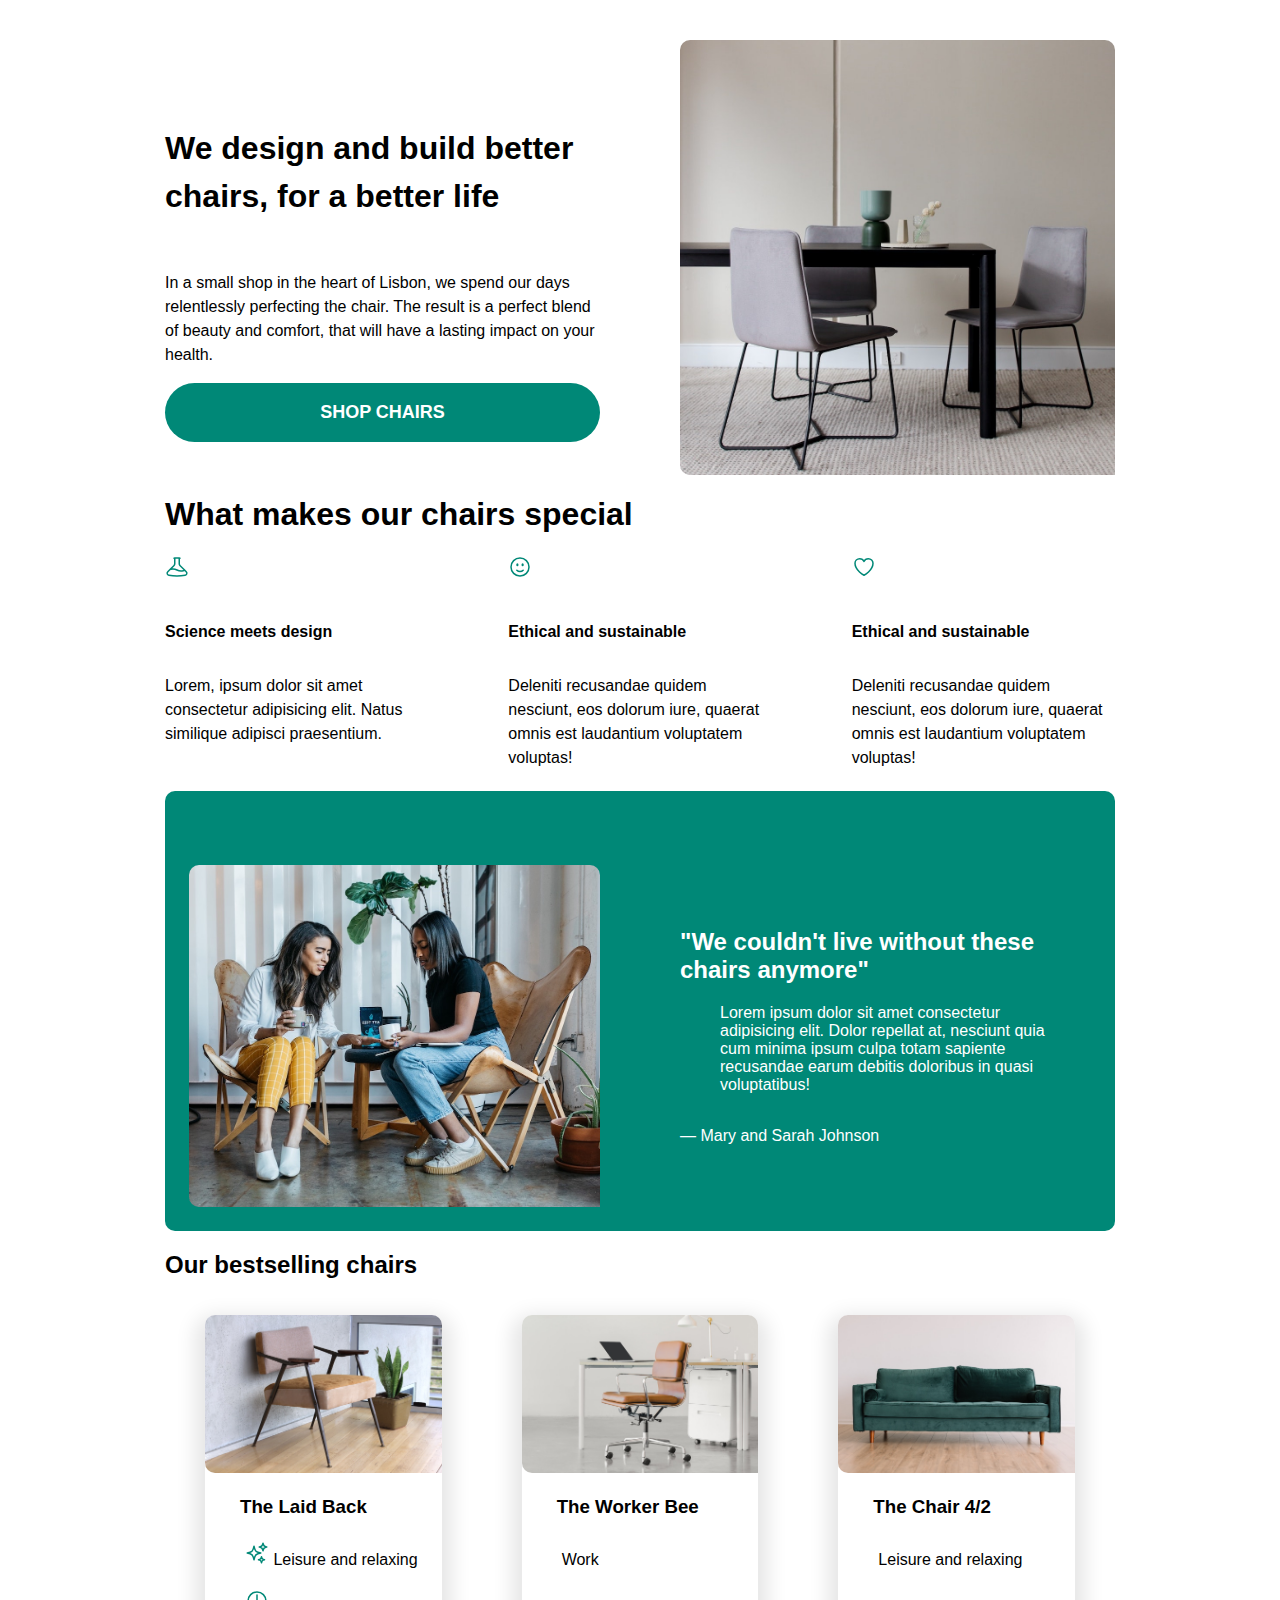
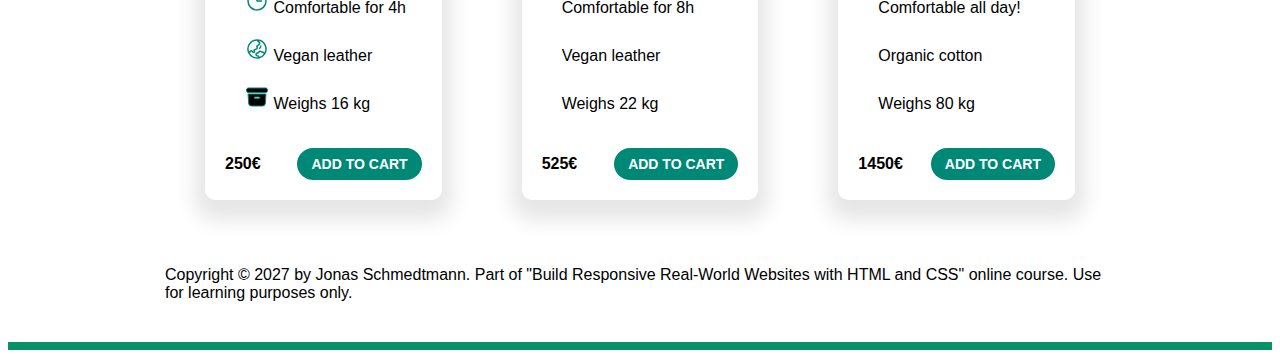
<file: index1.html>
<!DOCTYPE html>
<html lang="en">
<head>
    <meta charset="UTF-8">
    <meta http-equiv="X-UA-Compatible" content="IE=edge">
    <meta name="viewport" content="width=device-width, initial-scale=1.0">
    <title>Lisbon Chair Shop</title>
    <link rel="stylesheet" href="style1.css">
</head>
<body>
    <div class="container">
        
    <header>
        <div  class="header-text-box">
            <h1>We design and build better chairs, for a better life</h1>
            <p>
                In a small shop in the heart of Lisbon, we spend our days
                relentlessly perfecting the chair. The result is a perfect blend of
                beauty and comfort, that will have a lasting impact on your health.
            </p>
                <a class="btn btn--big" href="#">Shop chairs</a>
            </div>
            <img src="hero.jpg" alt="photo">
        </header>
        <section class="testimonial-sectio">
            <h1>What makes our chairs special</h1>
            <div class="testimonial-grid">
                <div>
                    <svg xmlns="http://www.w3.org/2000/svg" fill="none" viewBox="0 0 24 24" stroke-width="1.5" stroke="currentColor" class="feature-icon">
  <path stroke-linecap="round" stroke-linejoin="round" d="M9.75 3.104v5.714a2.25 2.25 0 01-.659 1.591L5 14.5M9.75 3.104c-.251.023-.501.05-.75.082m.75-.082a24.301 24.301 0 014.5 0m0 0v5.714c0 .597.237 1.17.659 1.591L19.8 15.3M14.25 3.104c.251.023.501.05.75.082M19.8 15.3l-1.57.393A9.065 9.065 0 0112 15a9.065 9.065 0 00-6.23-.693L5 14.5m14.8.8l1.402 1.402c1.232 1.232.65 3.318-1.067 3.611A48.309 48.309 0 0112 21c-2.773 0-5.491-.235-8.135-.687-1.718-.293-2.3-2.379-1.067-3.61L5 14.5" />
</svg>

                    <p class="fearure-title"><strong>Science meets design</strong></p>
                    <p class="feature-text">Lorem, ipsum dolor sit amet consectetur adipisicing elit. Natus
              similique adipisci praesentium.</p>
                </div>
                
                <div>
                    <svg xmlns="http://www.w3.org/2000/svg" fill="none" viewBox="0 0 24 24" stroke-width="1.5" stroke="currentColor" class="feature-icon">
  <path stroke-linecap="round" stroke-linejoin="round" d="M15.182 15.182a4.5 4.5 0 01-6.364 0M21 12a9 9 0 11-18 0 9 9 0 0118 0zM9.75 9.75c0 .414-.168.75-.375.75S9 10.164 9 9.75 9.168 9 9.375 9s.375.336.375.75zm-.375 0h.008v.015h-.008V9.75zm5.625 0c0 .414-.168.75-.375.75s-.375-.336-.375-.75.168-.75.375-.75.375.336.375.75zm-.375 0h.008v.015h-.008V9.75z" />
</svg>

                    <p class="feature-title"><strong>Ethical and sustainable</strong></p>
                    <p class="feature-text">Deleniti recusandae quidem nesciunt, eos dolorum iure, quaerat
              omnis est laudantium voluptatem voluptas!</p>
                </div>
                <div>
                    <svg xmlns="http://www.w3.org/2000/svg" fill="none" viewBox="0 0 24 24" stroke-width="1.5" stroke="currentColor" class="feature-icon">
  <path stroke-linecap="round" stroke-linejoin="round" d="M21 8.25c0-2.485-2.099-4.5-4.688-4.5-1.935 0-3.597 1.126-4.312 2.733-.715-1.607-2.377-2.733-4.313-2.733C5.1 3.75 3 5.765 3 8.25c0 7.22 9 12 9 12s9-4.78 9-12z" />
</svg>

                    <p class="feature-title"><strong>Ethical and sustainable</strong>
                   </p>
                   
             <p class="feature-text">
                Deleniti recusandae quidem nesciunt, eos dolorum iure, quaerat
              omnis est laudantium voluptatem voluptas!
             </p>
                </div>
          </div>
        </section>

        <section class="testimonial-section">    
          <div class="testimonial-box">
          <img src="customers.jpg" alt="photo">
          <div class="monial-box">
                <h2>"We couldn't live without these chairs anymore"</h2>
              <blockquote class="testimonial-text">
                  Lorem ipsum dolor sit amet consectetur adipisicing elit. Dolor
                  repellat at, nesciunt quia cum minima ipsum culpa totam sapiente
                  recusandae earum debitis doloribus in quasi voluptatibus!
              </blockquote>
             <p class="testemonial-auther">&mdash; Mary and Sarah Johnson</p>
          </div>
        </div>
        </section>
        <section>
            <h2>Our bestselling chairs</h2>
            <div class="chair-detail">

               <figure class="chair">
                    <img src="chair-1.jpg" alt="photo">
                    <div >
                         <h3>The Laid Back</h3>
                        <ul>
                            <li><svg xmlns="http://www.w3.org/2000/svg" fill="none" viewBox="0 0 24 24" stroke-width="1.5" stroke="currentColor" class="feature-icon">
  <path stroke-linecap="round" stroke-linejoin="round" d="M9.813 15.904L9 18.75l-.813-2.846a4.5 4.5 0 00-3.09-3.09L2.25 12l2.846-.813a4.5 4.5 0 003.09-3.09L9 5.25l.813 2.846a4.5 4.5 0 003.09 3.09L15.75 12l-2.846.813a4.5 4.5 0 00-3.09 3.09zM18.259 8.715L18 9.75l-.259-1.035a3.375 3.375 0 00-2.455-2.456L14.25 6l1.036-.259a3.375 3.375 0 002.455-2.456L18 2.25l.259 1.035a3.375 3.375 0 002.456 2.456L21.75 6l-1.035.259a3.375 3.375 0 00-2.456 2.456zM16.894 20.567L16.5 21.75l-.394-1.183a2.25 2.25 0 00-1.423-1.423L13.5 18.75l1.183-.394a2.25 2.25 0 001.423-1.423l.394-1.183.394 1.183a2.25 2.25 0 001.423 1.423l1.183.394-1.183.394a2.25 2.25 0 00-1.423 1.423z" />
</svg>
<span>
                                Leisure and relaxing</span></li>
                            <li><svg xmlns="http://www.w3.org/2000/svg" fill="none" viewBox="0 0 24 24" stroke-width="1.5" stroke="currentColor" class="feature-icon">
  <path stroke-linecap="round" stroke-linejoin="round" d="M12 6v6h4.5m4.5 0a9 9 0 11-18 0 9 9 0 0118 0z" />
</svg>
<span>Comfortable for 4h</span></li>
                            <li><svg xmlns="http://www.w3.org/2000/svg" fill="none" viewBox="0 0 24 24" stroke-width="1.5" stroke="currentColor" class="feature-icon">
  <path stroke-linecap="round" stroke-linejoin="round" d="M12.75 3.03v.568c0 .334.148.65.405.864l1.068.89c.442.369.535 1.01.216 1.49l-.51.766a2.25 2.25 0 01-1.161.886l-.143.048a1.107 1.107 0 00-.57 1.664c.369.555.169 1.307-.427 1.605L9 13.125l.423 1.059a.956.956 0 01-1.652.928l-.679-.906a1.125 1.125 0 00-1.906.172L4.5 15.75l-.612.153M12.75 3.031a9 9 0 00-8.862 12.872M12.75 3.031a9 9 0 016.69 14.036m0 0l-.177-.529A2.25 2.25 0 0017.128 15H16.5l-.324-.324a1.453 1.453 0 00-2.328.377l-.036.073a1.586 1.586 0 01-.982.816l-.99.282c-.55.157-.894.702-.8 1.267l.073.438c.08.474.49.821.97.821.846 0 1.598.542 1.865 1.345l.215.643m5.276-3.67a9.012 9.012 0 01-5.276 3.67m0 0a9 9 0 01-10.275-4.835M15.75 9c0 .896-.393 1.7-1.016 2.25" />
</svg>
<span>Vegan leather</span></li>
                            <li><svg xmlns="http://www.w3.org/2000/svg" viewBox="0 0 24 24" fill="currentColor" class="feature-icon">
  <path d="M3.375 3C2.339 3 1.5 3.84 1.5 4.875v.75c0 1.036.84 1.875 1.875 1.875h17.25c1.035 0 1.875-.84 1.875-1.875v-.75C22.5 3.839 21.66 3 20.625 3H3.375z" />
  <path fill-rule="evenodd" d="M3.087 9l.54 9.176A3 3 0 006.62 21h10.757a3 3 0 002.995-2.824L20.913 9H3.087zm6.163 3.75A.75.75 0 0110 12h4a.75.75 0 010 1.5h-4a.75.75 0 01-.75-.75z" clip-rule="evenodd" />
</svg>
<span>Weighs 16 kg</span></li>
                        </ul>
                        <div class="chair-price">
                            <strong>250€</strong>
                    <a href="#" class="btn btn--small">Add to cart</a>
                        </div>
                    </div>
                   
               </figure>
                 <figure class="chair">
                    <img src="chair-2.jpg" alt="">
                    <div class="detail-chair">
                        <h3>The Worker Bee</h3>
                        <ul>
                            <li><span>Work</span></li>
                            <li><span>Comfortable for 8h</span></li>
                            <li><span>Vegan leather</span></li>
                            <li><span>Weighs 22 kg</span></li>
                             </ul>
                            <div class="chair-price">
                                <strong>525€</strong>
                              <a href="#" class="btn btn--small">Add to cart</a>
                            </div>                      
                    </div>
                   
                 </figure>   
                   <figure class="chair">
                    <img src="chair-3.jpg" alt="">
                    <div class="detail-chair">
                        <h3>The Chair 4/2</h3>
                        <ul>
                            <li> <span>Leisure and relaxing</span></li>
                            <li><span>Comfortable all day!</span></li>
                            <li> <span>Organic cotton</span></li>
                            <li><span>Weighs 80 kg</span></li>
                        </ul>
                        <div class="chair-price">
                            <strong>1450€</strong>
                <a href="#" class="btn btn--small">Add to cart</a>
                        </div>
                    </div>                    
                   </figure>  
            </div>
            </section>
            
   <footer>Copyright &copy; 2027 by Jonas Schmedtmann. Part of "Build Responsive
        Real-World Websites with HTML and CSS" online course. Use for learning
        purposes only.</footer>
        
    </div>
</body>
</html>
</file>
<file: style1.css>
body
{
    font-family: sans-serif;
    border-bottom: 8px solid #099268;
    box-sizing: border-box;
}
header
{
   display: grid;
   grid-template-columns: repeat(2,1fr);
   column-gap:80px;
   align-items: center;
   font-family: sans-serif;

}
.testimonial-grid
{
    display: grid;
    grid-template-columns: repeat(3,1fr);
    margin-bottom: 5px;
    line-height: 2;
    gap: 80px ;
}
.testimonial-box
{
    display: grid;
    grid-template-columns:repeat(2,1fr);
    column-gap: 80px;
    align-items: center;
    grid-column: 2/4;
    margin-top: 50px;
  
}
.chair-detail
{
    display: grid;
  grid-template-columns: repeat(3, 1fr);
}
img
{
    width:100%;
    border-radius: 10px;


    
}
.container
{
    width: 950px;
    margin: 40px auto;
}


    
   

.testimonial-section
{
    background-color: #087;
    color: #fff;
   font-family: sans-serif;
   padding: 24px;
   border-radius: 10px;
   
}
.btn--big{
font-size: 18px;
padding: 16px 32px;
display: inline-block;
text-align: center;
}
.btn--small{
    font-size: 14px;
    padding: 8px 14px;
    display: inline-block;
    text-align: center;
    
}
li
{
    line-height: 3;
    list-style-type: none;
}
.feature-icon{
 stroke: #087;
 width: 24px;
 height: 24px;
}
.chair-price
{
    display: flex;
    justify-content: space-between;
    
    align-items: center;
     margin: 20px 20px;

}
.btn:link,.btn:visited
{
    background-color: #087;
    color: #fff;
    /* padding: 16px 32px; */
    text-transform: uppercase;
    text-decoration: none;
    display: inline-block;
    /* width: 140px; */
    font-weight: bold; 
    border-radius: 30px;
    
}
.bth:hover,.btn:active
{
    background: color #099268;;
}
.header-text-box
{
display: grid;
align-items: center;
}
.header-text-box,p
{
margin-top: 30px;
line-height: 1.5;
}
.feature-ico
{   
    stroke: #099268;
    width: 24px;
    height: 24px;
}
.chair
{
    box-shadow: 0 10px 20px 10px rgb(0, 0, 0,0.1) ;
    border-radius: 10px;
}
h3
{
margin-left: 35px;    
}
figure,img
{
   border-bottom-right-radius: 0px;
}
footer
{
    margin-top: 50px;
}
</file>
